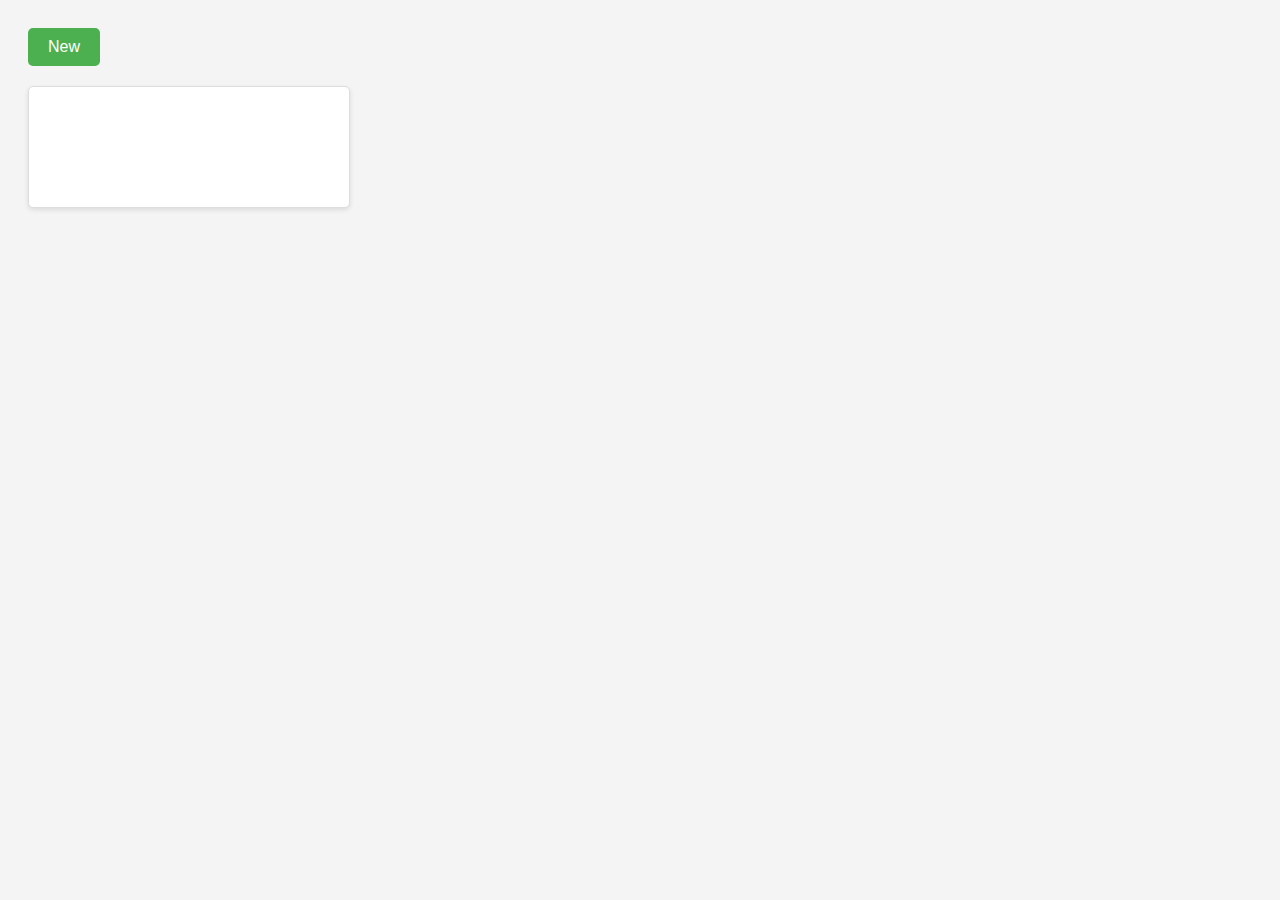
<file: cell03/ex03/index.html>
<!DOCTYPE html>
<html lang="en">

<head>
    <meta charset="UTF-8">
    <meta name="viewport" content="width=device-width, initial-scale=1.0">
    <title>3-3</title>
    <style>
        body {
            font-family: Arial, sans-serif;
            padding: 20px;
            background-color: #f4f4f4;
        }

        /* ปุ่ม New */
        button#newBtn {
            padding: 10px 20px;
            font-size: 16px;
            cursor: pointer;
            background-color: #4CAF50;
            color: white;
            border: none;
            border-radius: 5px;
            margin-bottom: 20px;
        }

        button#newBtn:hover {
            background-color: #45a049;
        }

        /* กล่องรายการ To Do (ft_list) */
        #ft_list {
            background-color: white;
            border: 1px solid #ddd;
            border-radius: 5px;
            padding: 10px;
            width: 300px;
            min-height: 100px;
            box-shadow: 0 2px 5px rgba(0, 0, 0, 0.1);
        }

        /* แต่ละรายการ To Do */
        #ft_list div {
            background-color: #fff;
            border-bottom: 1px solid #eee;
            padding: 15px;
            cursor: pointer;
            /* เมาส์เปลี่ยนเป็นรูปมือ */
            transition: background-color 0.2s;
        }

        /* ตัวสุดท้ายไม่ต้องมีเส้นขีด */
        #ft_list div:last-child {
            border-bottom: none;
        }

        /* เมื่อเอาเมาส์ชี้ (Hover) ให้เปลี่ยนสีเพื่อสื่อว่าจะลบได้ */
        #ft_list div:hover {
            background-color: #ffdddd;
            /* สีแดงอ่อน */
            color: #d32f2f;
        }
    </style>
    </style>
</head>

<body>

    <button id="newBtn">New</button>

    <div id="ft_list"></div>

    <script src="todo.js"></script>
</body>

</html>
</file>
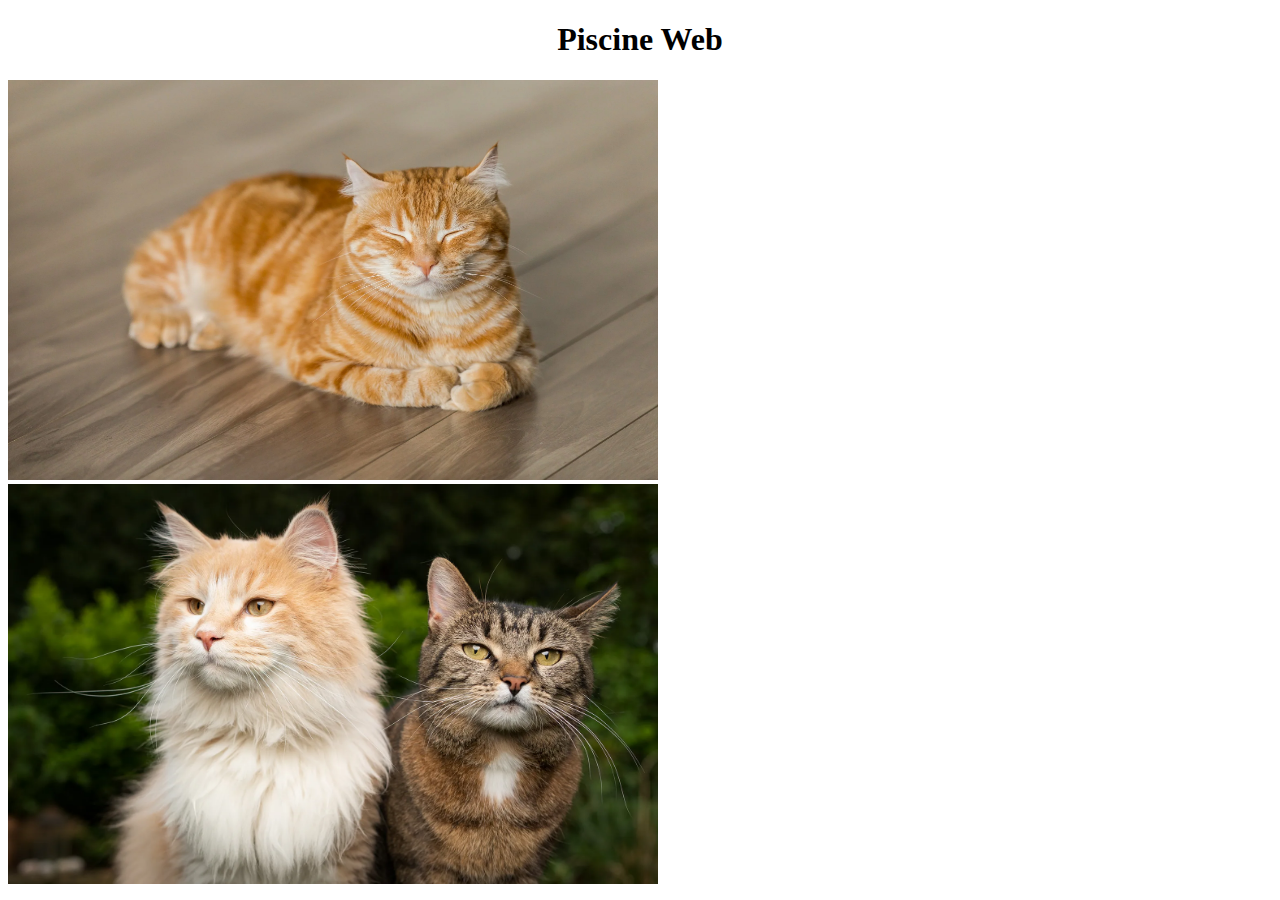
<file: cell01/ex02/piscineweb2.html>
<!DOCTYPE html>
<html lang="en">
<head>
    <meta charset="UTF-8">
    <meta name="viewport" content="width=device-width, initial-scale=1.0">
    <title>Document</title>
    <style>
        img{
            width: 650px;
            height: 400px;
        }
    </style>
</head>
<body>
    <h1 style="text-align: center;">Piscine Web</h1>
    <img src="cat1.png">
    <img src="cat2.png">
    
</body>
</html>
</file>
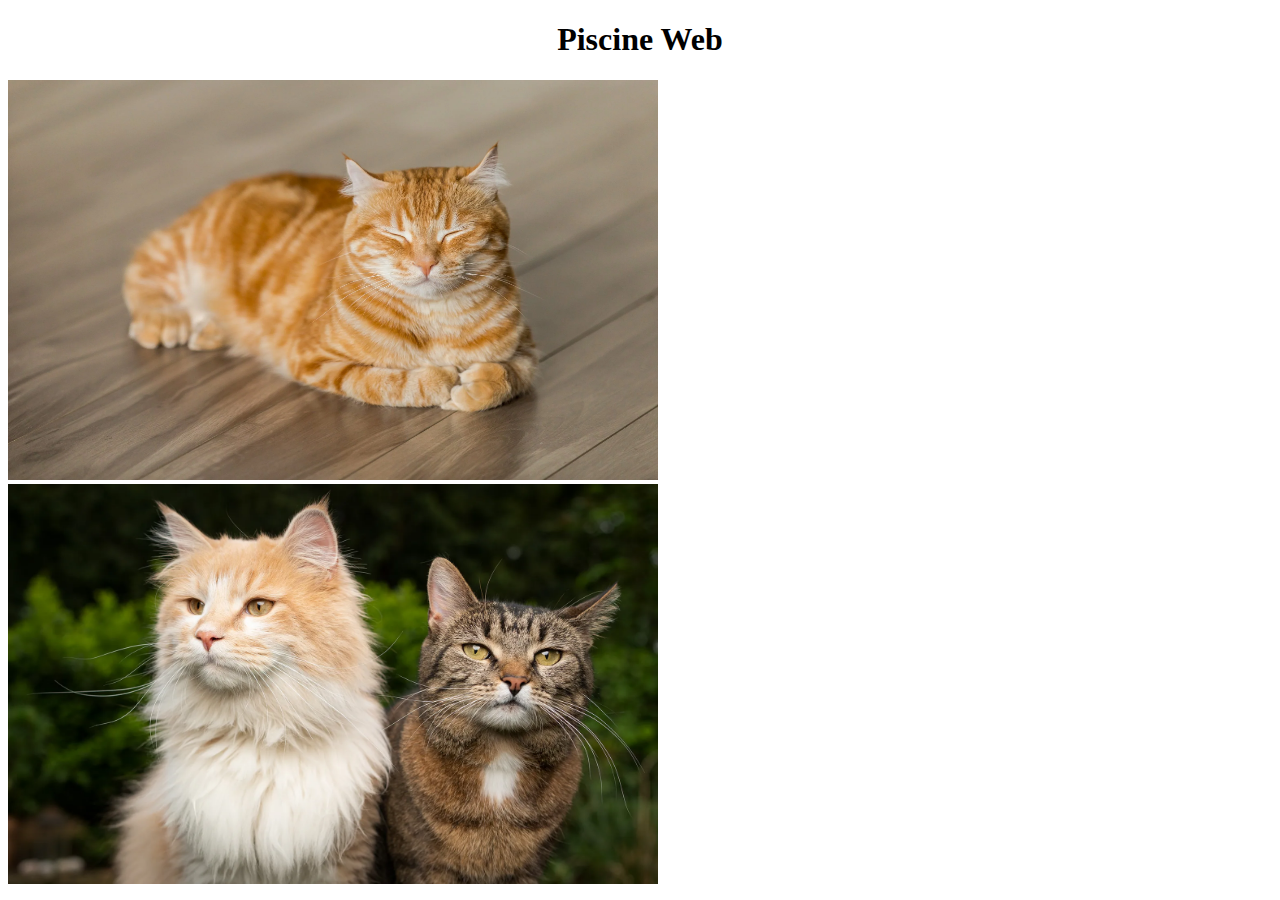
<file: cell01/ex03/piscineweb2.html>
<!DOCTYPE html>
<html lang="en">
<head>
    <meta charset="UTF-8">
    <meta name="viewport" content="width=device-width, initial-scale=1.0">
    <title>Document</title>
    <style>
        img{
            width: 650px;
            height: 400px;
        }
    </style>
</head>
<body>
    <h1 style="text-align: center;">Piscine Web</h1>
    <a href="https://youtu.be/INscMGmhmX4?si=hnFcG_K1uFX-2Ce5"><img src="cat1.png"></a>
    <img src="cat2.png">
    
</body>
</html>
</file>
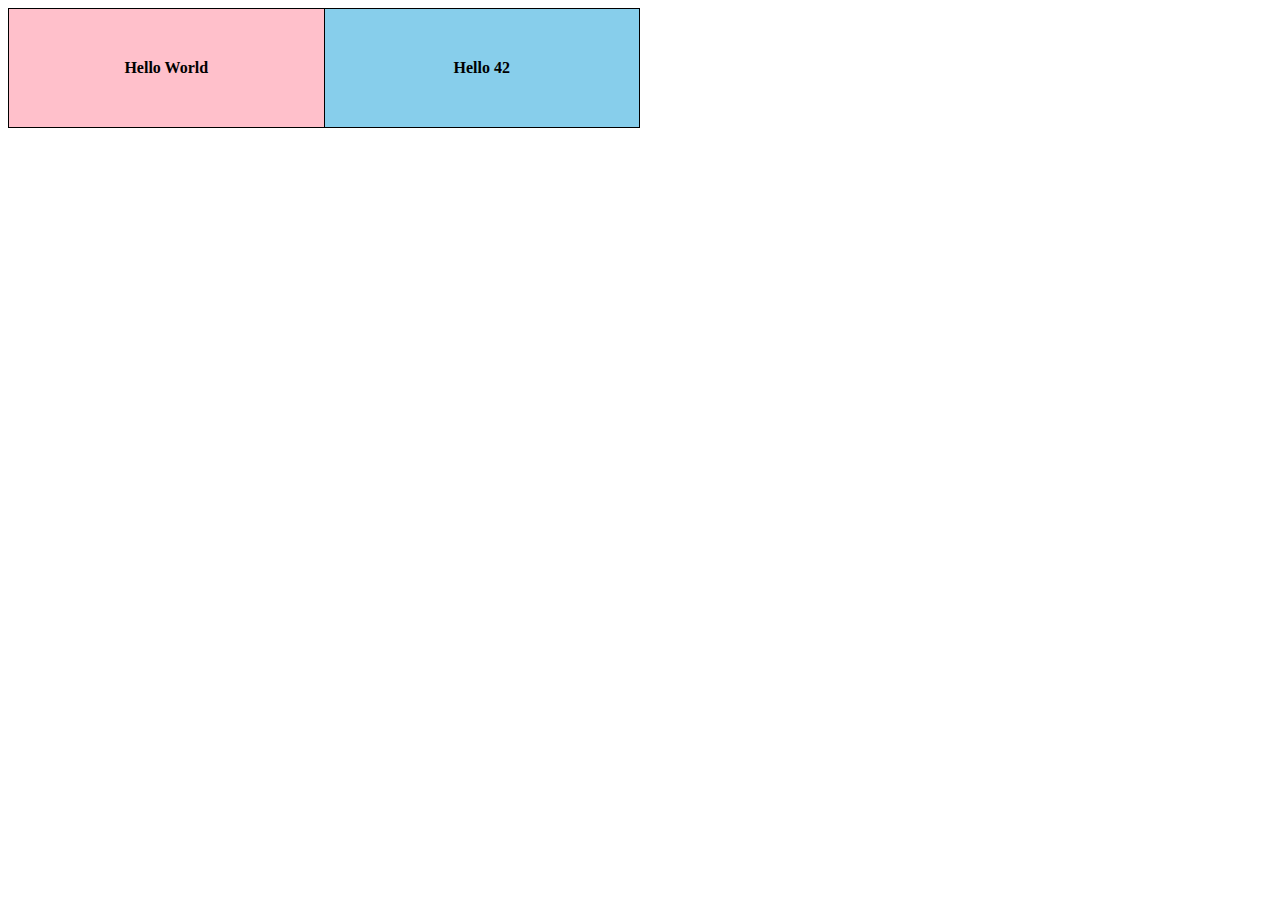
<file: cell01/ex05/tab.html>
<!DOCTYPE html>
<html lang="en">
<head>
    <meta charset="UTF-8">
    <meta name="viewport" content="width=device-width, initial-scale=1.0">
    <title>Document</title>
    <style>
        table,th,tr {
            border-collapse: collapse;
            border: solid 1px black;
            width: 50%;
            padding: 50px;
        }
        .div1 {
            background-color: pink;
        }
        .div2 {
            background-color: skyblue;
        }
    </style>
</head>
<body>
    <table>
        <tr>
            <th class="div1">Hello World</th>
            <th class="div2">Hello 42</th>
        </tr>
    </table>
</body>
</html>
</file>
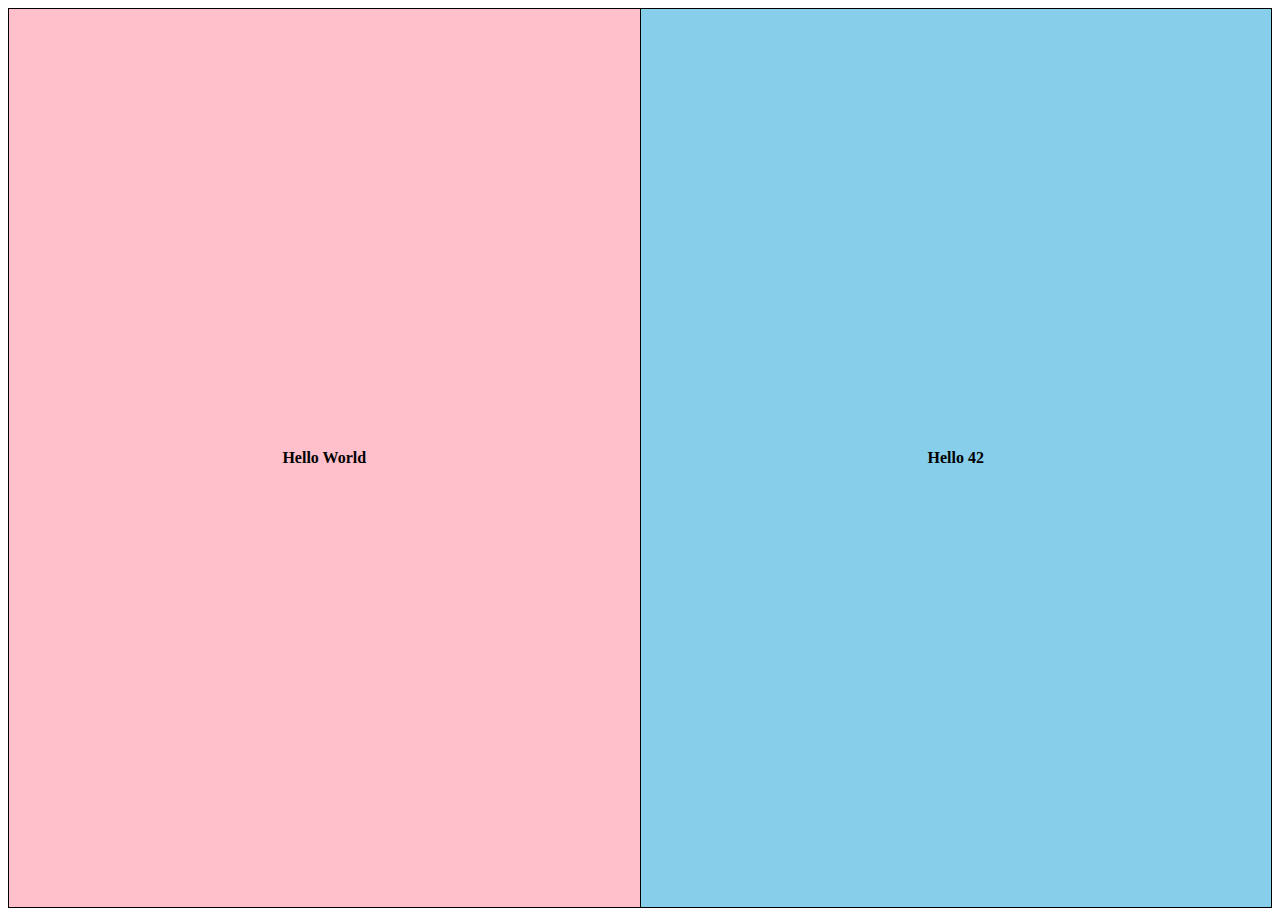
<file: cell01/ex06/responsive.html>
<!DOCTYPE html>
<html lang="en">
<head>
    <meta charset="UTF-8">
    <meta name="viewport" content="width=device-width, initial-scale=1.0">
    <title>Document</title>
    <style>
        table,th,tr {
            border-collapse: collapse;
            border: solid 1px black;
            width: 50%;
            padding: 50px;
        }
        table{
            width: 100%;
            height: 100vh;
        }
        .div1 {
            background-color: pink;
        }
        .div2 {
            background-color: skyblue;
        }
    </style>
</head>
<body>
    <table>
        <tr>
            <th class="div1">Hello World</th>
            <th class="div2">Hello 42</th>
        </tr>
    </table>
</body>
</html>
</file>
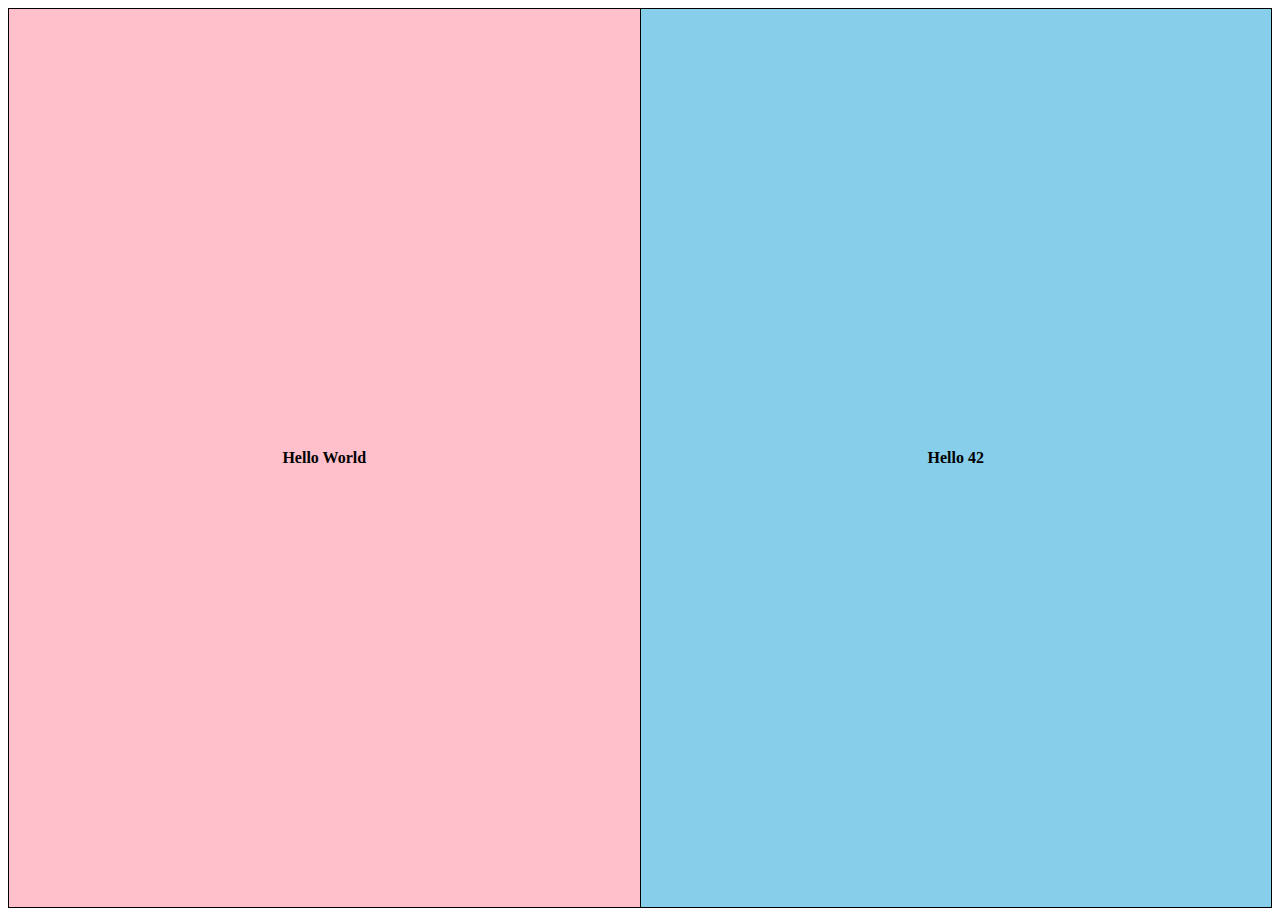
<file: cell02/ex00/responsive.html>
<!DOCTYPE html>
<html lang="en">
<head>
    <meta charset="UTF-8">
    <meta name="viewport" content="width=device-width, initial-scale=1.0">
    <title>Document</title>
    <link rel="stylesheet" href="responsive.css">
</head>
<body>
    <table>
        <tr>
            <th class="div1">Hello World</th>
            <th class="div2">Hello 42</th>
        </tr>
    </table>
</body>
</html>
</file>
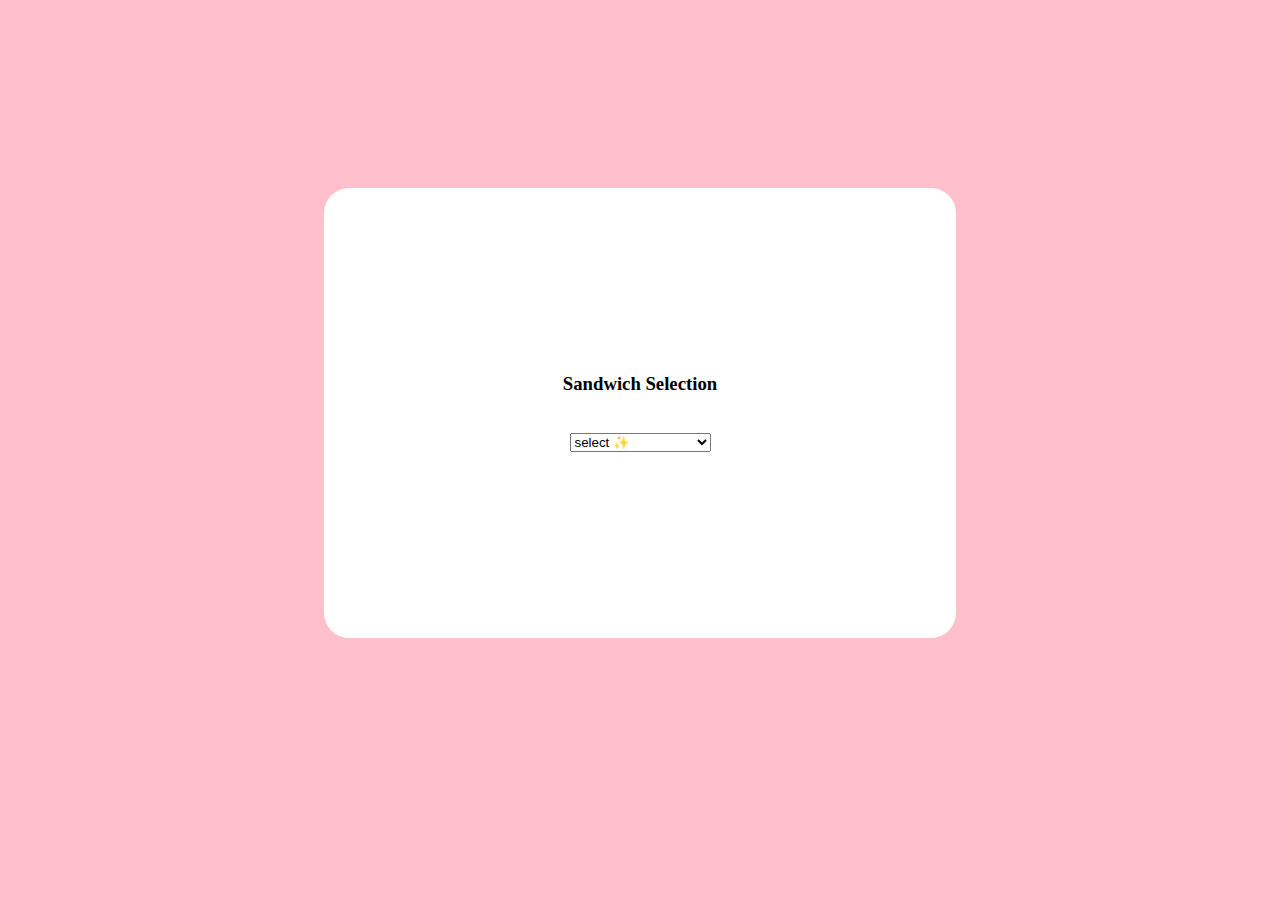
<file: cell02/ex01/menu.html>
<!DOCTYPE html>
<html lang="en">

<head>
    <meta charset="UTF-8">
    <meta name="viewport" content="width=device-width, initial-scale=1.0">
    <title>2-1</title>
    <link href="menu.css" rel="stylesheet">
</head>

<body>
    <div class="container">
        <h3>Sandwich Selection</h3>
        <div class="dropdown">
            <select name="cars" id="cars">
                <option value="select">select ✨</option>
                <option value="ham">🥪 Ham & Cheese</option>
                <option value="tu">🥪 Tuna & Sweet</option>
                <option value="veg">🥪 Veggie Delight</option>
                <option value="sal">🥪 Smoked Salmon</option>
            </select>
        </div>
    </div>
</body>

</html>
</file>
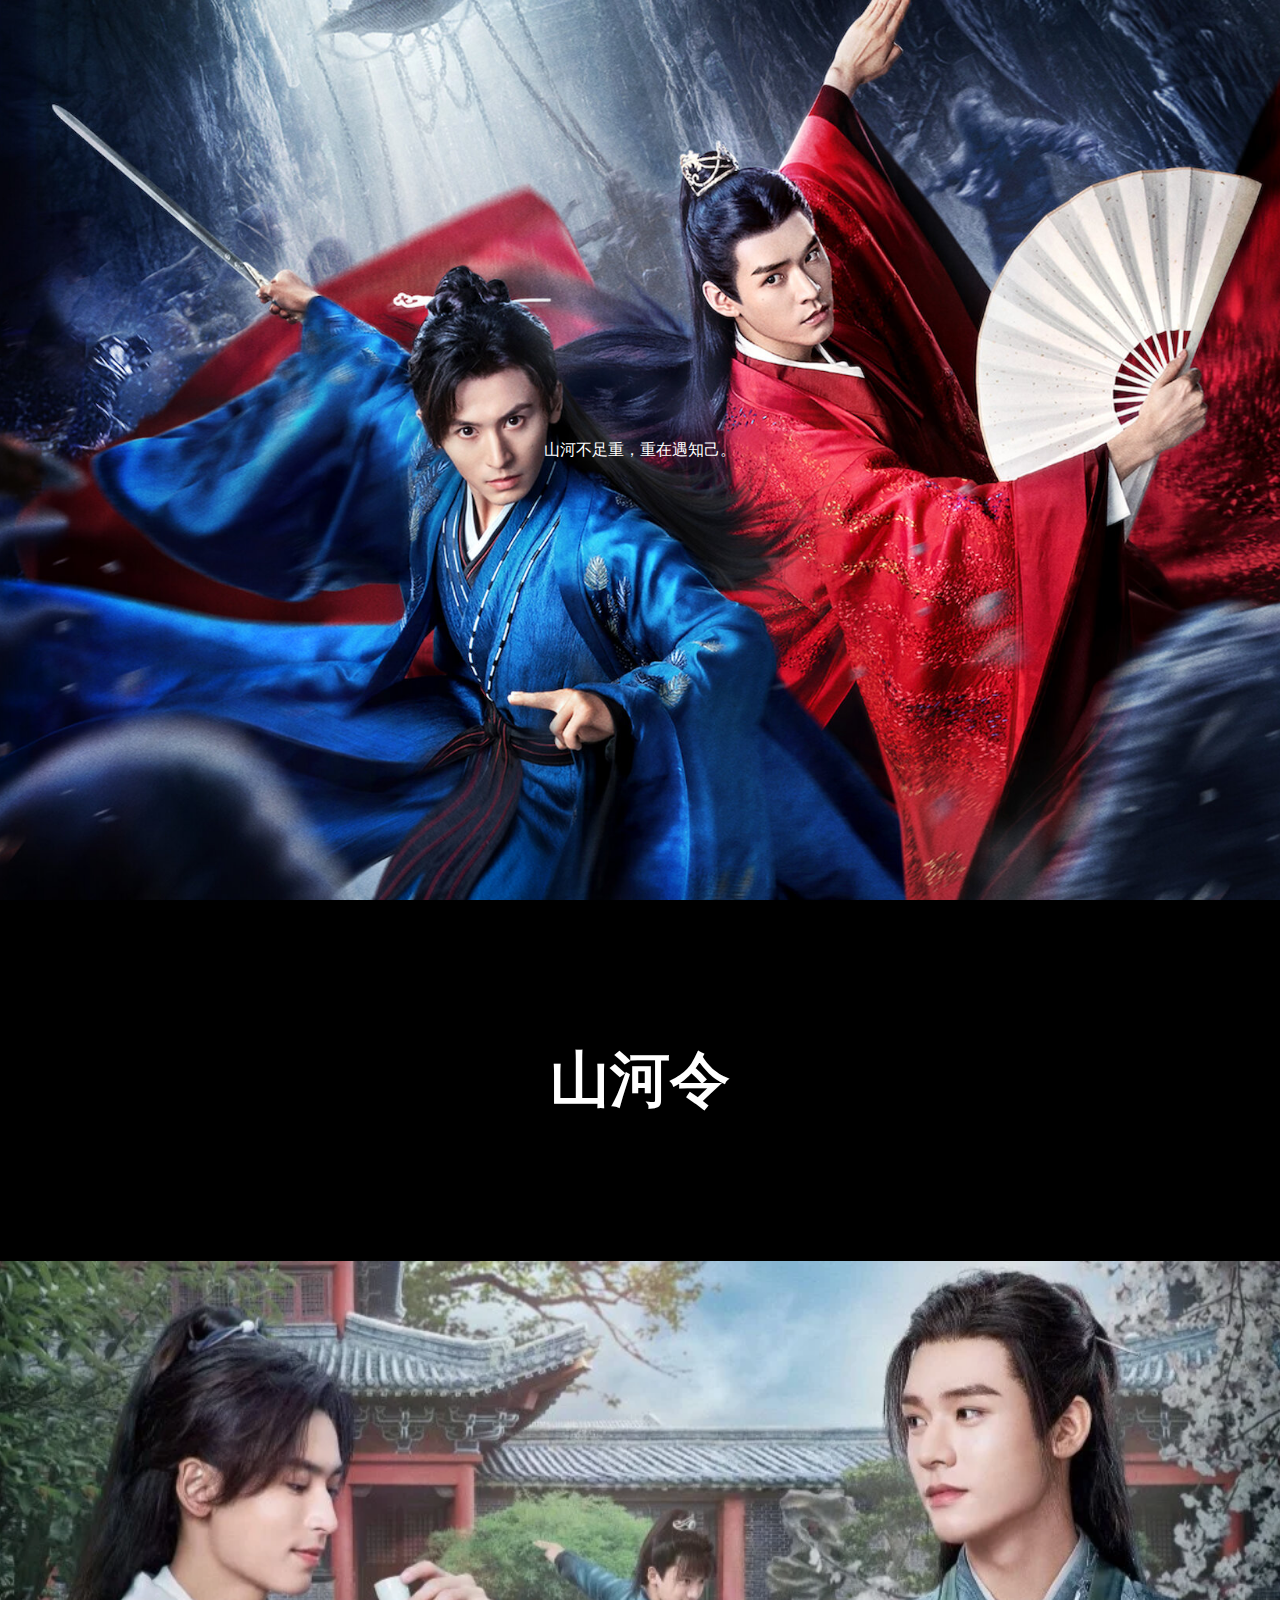
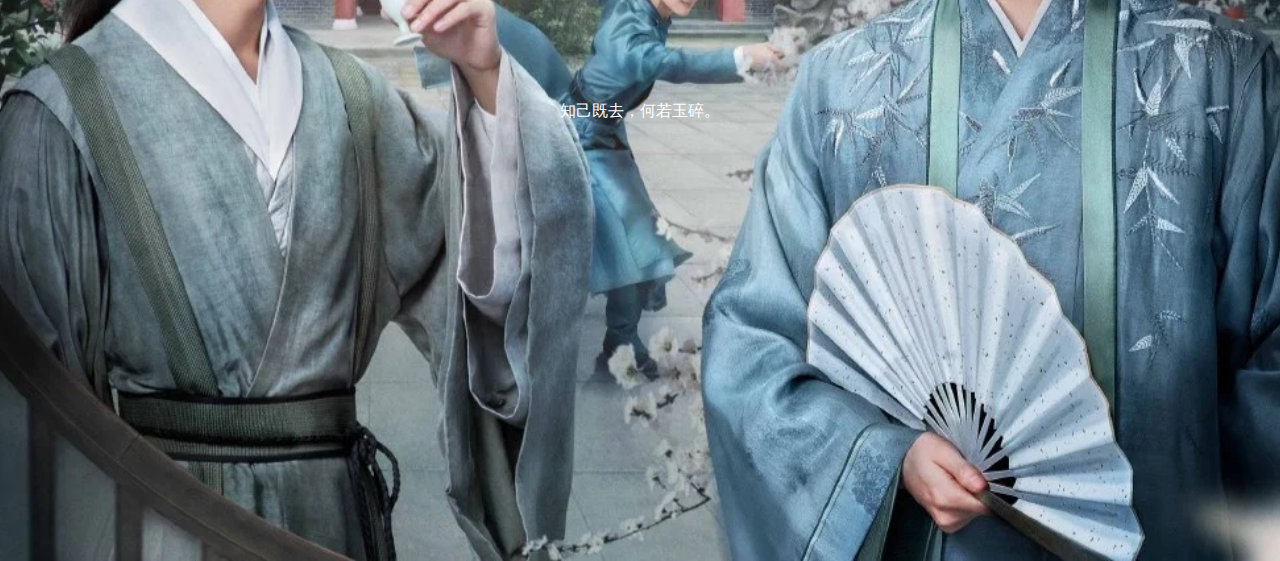
<file: cell02/ex02/parallax.html>
<!DOCTYPE html>
<html lang="en">
<head>
    <meta charset="UTF-8">
    <meta name="viewport" content="width=device-width, initial-scale=1.0">
    <title>2-2</title>
    <link href="parallax.css" rel="stylesheet">
</head>
<body>
    <div class="parallax img1">
        <div class="caption">山河不足重，重在遇知己。</div>
    </div>

    <div class="block">
        <h1>山河令</h1>
    </div>

    <div class="parallax img2">
        <div class="caption">知己既去，何若玉碎。</div>
    </div>
</body>
</html>
</file>
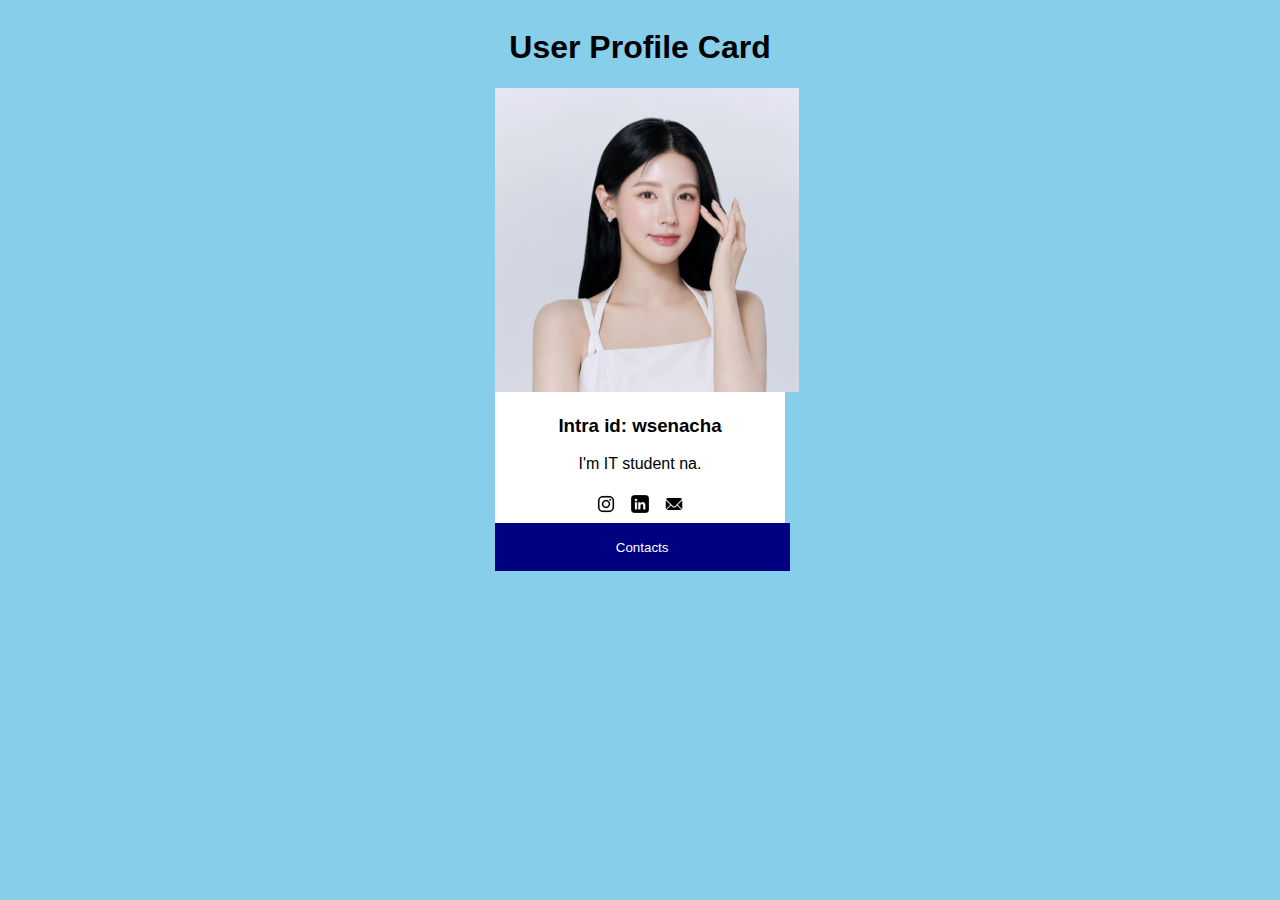
<file: cell02/ex03/card.html>
<!DOCTYPE html>
<html lang="en">

<head>
    <meta charset="UTF-8">
    <meta name="viewport" content="width=device-width, initial-scale=1.0">
    <title>2-3</title>
    <link href="card.css" rel="stylesheet">
</head>

<body>
    <h1>User Profile Card</h1>
    <div class="content">
        <img class="pfpic" src="miyeon.jpg">
        <h3>Intra id: wsenacha</h3>
        <p>I'm IT student na.</p>
        <div class="pic">
            <img class="icon" src="ig.jpg">
            <img class="icon" src="inkedin icon free vector.jpg">
            <img class="icon" src="email.jpg">
        </div>
        <button>Contacts</button>
    </div>
</body>

</html>
</file>
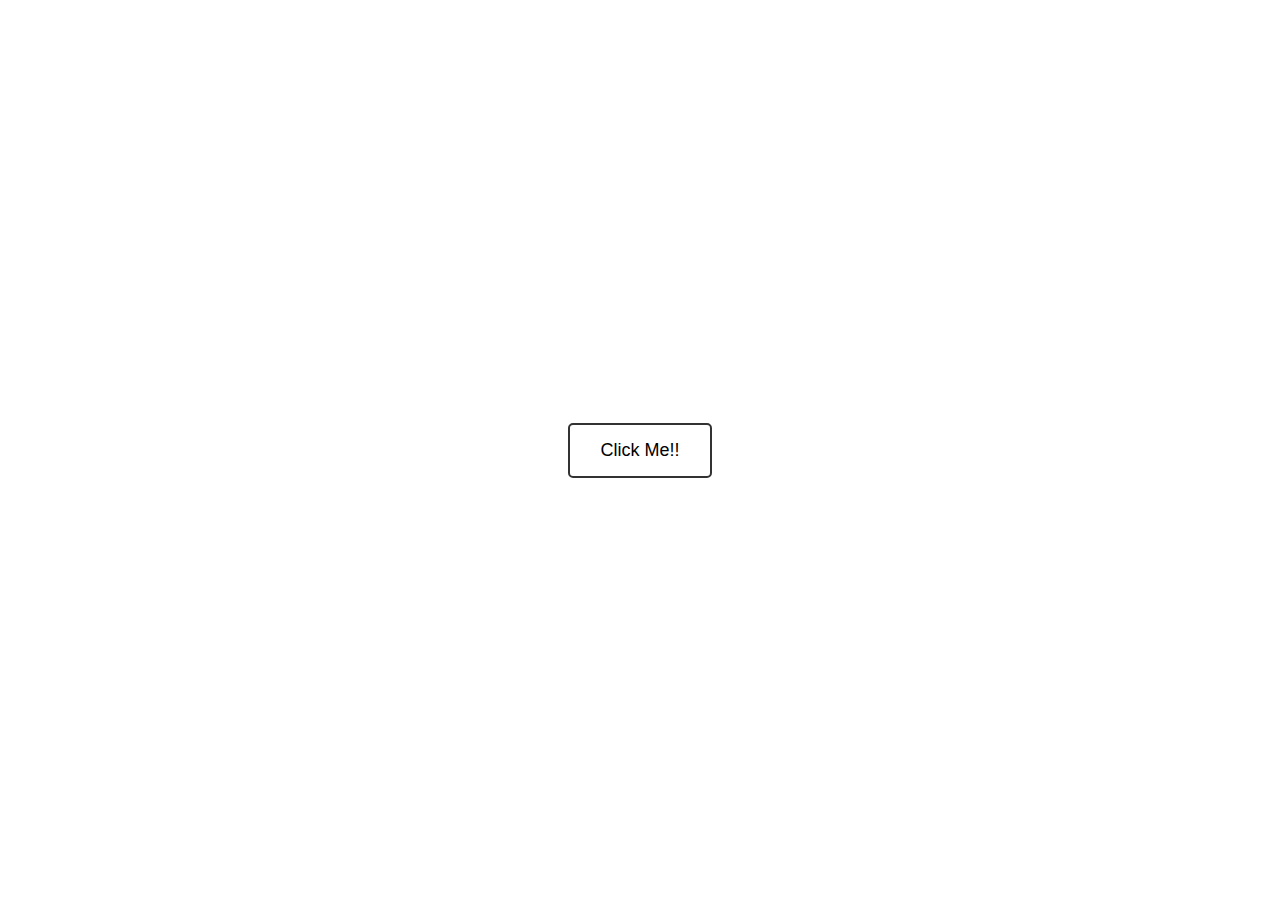
<file: cell03/ex00/backgroound.html>
<!DOCTYPE html>
<html lang="en">

<head>
    <meta charset="UTF-8">
    <meta name="viewport" content="width=device-width, initial-scale=1.0">
    <title>3-0</title>
    <link href="backgroound.css" rel="stylesheet">
</head>

<body>
    <button id="btn">Click Me!!</button>
    <script>
        const button = document.getElementById('btn');

        function getRandomInt() {
            return Math.floor(Math.random() * 256);
        }

        function changeBackgroundColor() {
            const r = getRandomInt();
            const g = getRandomInt();
            const b = getRandomInt();
            const randomColor = 'rgb(' + r + ',' + g + ',' + b + ')';

            document.body.style.backgroundColor = randomColor;
        }
        button.addEventListener('click', changeBackgroundColor);
    </script>
</body>

</html>
</file>
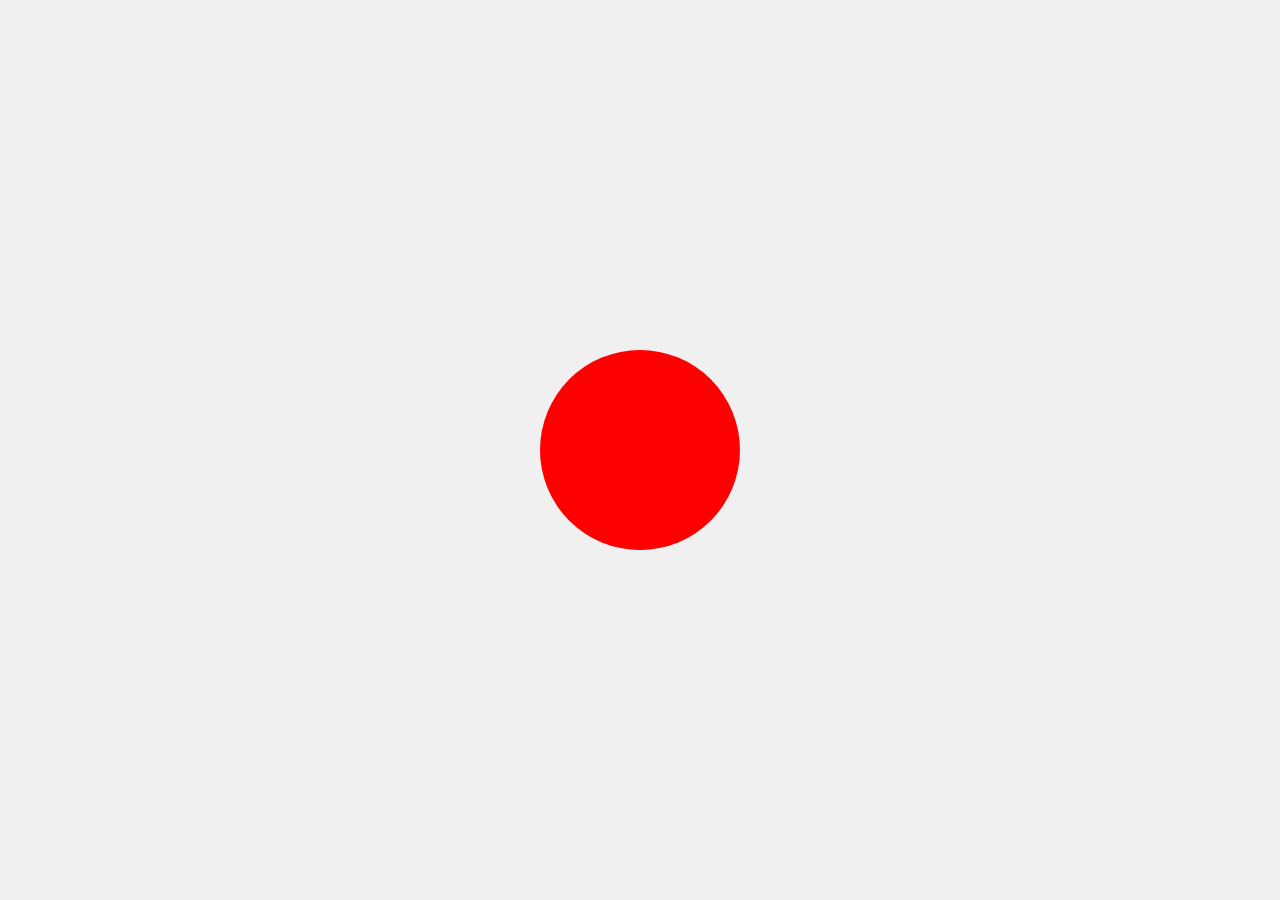
<file: cell03/ex01/balloon.html>
<!DOCTYPE html>
<html lang="en">
<head>
    <meta charset="UTF-8">
    <meta name="viewport" content="width=device-width, initial-scale=1.0">
    <title>3-1</title>
    <style>
        body {
            display: flex;
            justify-content: center;
            align-items: center;
            height: 100vh;
            margin: 0;
            background-color: #f0f0f0; 
        }

        #balloon {
            width: 200px;
            height: 200px;
            background-color: red;
            border-radius: 50%; 
            cursor: pointer;
            transition: all 0.2s ease; 
        }
    </style>
</head>
<body>

    <div id="balloon"></div>

    <script>
        const balloon = document.getElementById('balloon');
        
        let size = 200;
        let colorIndex = 0;
        const colors = ['red', 'green', 'blue' , 'black'];

        function updateBalloon() {
            balloon.style.width = size + 'px';
            balloon.style.height = size + 'px';
            balloon.style.backgroundColor = colors[colorIndex];
        }

        balloon.addEventListener('click', () => {
            size += 10;
            
            if (size > 420) {
                size = 200;
                colorIndex = 0;
            } else {
                colorIndex++;
                if (colorIndex > 2) {
                    colorIndex = 0;
                }
            }

            updateBalloon();
        });

        balloon.addEventListener('mouseleave', () => {
            size -= 5;
            if (size < 200) {
                size = 200;
            }

            colorIndex--;
            if (colorIndex < 0) {
                colorIndex = 2;
            }

            updateBalloon();
        });
    </script>
</body>
</html>
</file>
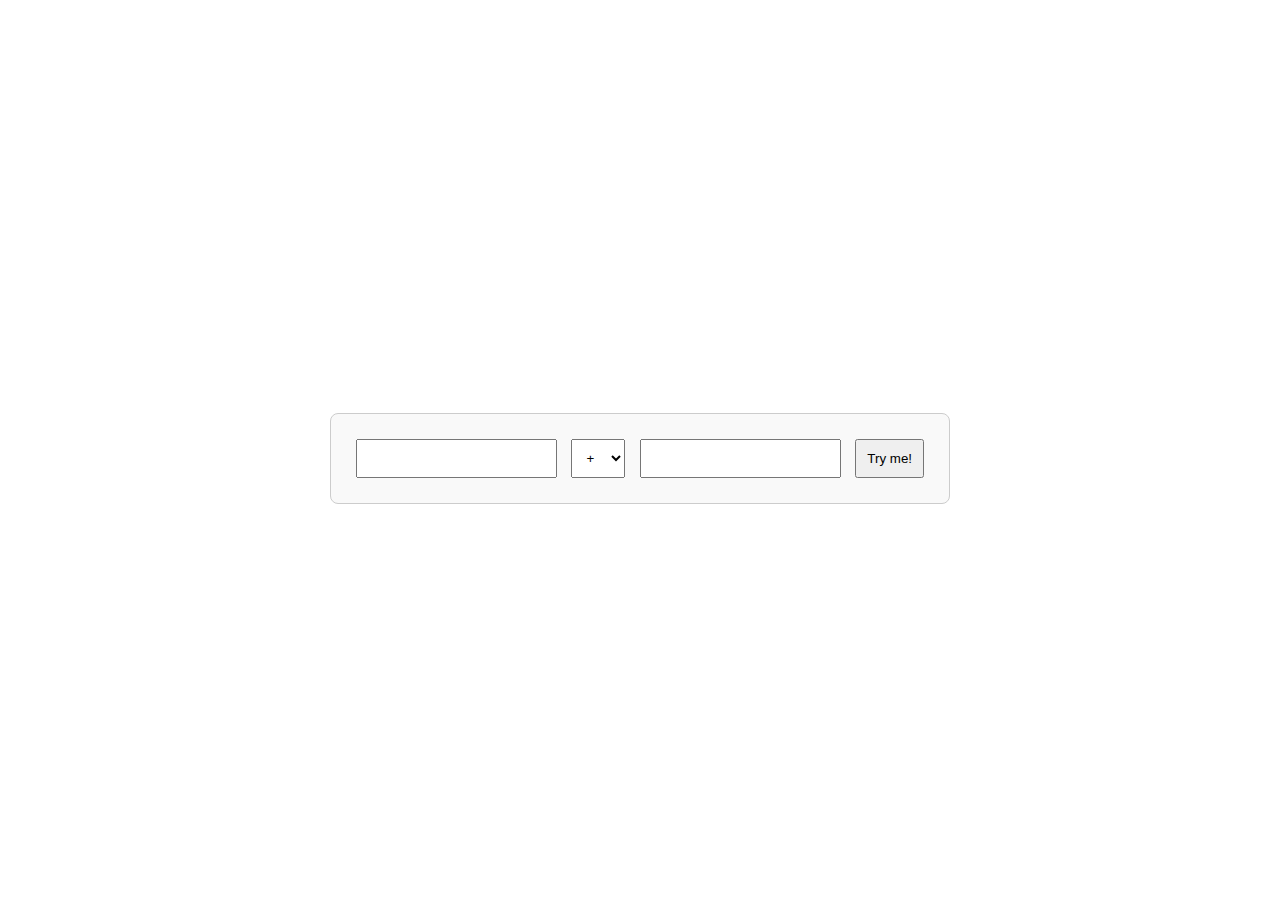
<file: cell03/ex02/calc.html>
<!DOCTYPE html>
<html lang="en">
<head>
    <meta charset="UTF-8">
    <meta name="viewport" content="width=device-width, initial-scale=1.0">
    <title>3-2</title>
    <style>
        body {
            display: flex;
            justify-content: center;
            align-items: center;
            height: 100vh;
            font-family: Arial, sans-serif;
        }
        .container {
            padding: 20px;
            border: 1px solid #ccc;
            border-radius: 8px;
            background: #f9f9f9;
        }
        input, select, input[type="submit"] {
            margin: 5px;
            padding: 10px;
        }
    </style>
</head>
<body>

    <div class="container">
        <input type="text" id="leftMember">
        
        <select id="operator">
            <option value="+">+</option>
            <option value="-">-</option>
            <option value="*">*</option>
            <option value="/">/</option>
            <option value="%">%</option>
        </select>
        
        <input type="text" id="rightMember">
        
        <input type="submit" id="submitBtn" value="Try me!">
    </div>

    <script>
        setInterval(() => {
            alert('Please, use me...');
        }, 30000);

        const calculate = () => {
            const leftInput = document.getElementById('leftMember').value;
            const rightInput = document.getElementById('rightMember').value;
            const operator = document.getElementById('operator').value;

            const isPosInt = (str) => {
                const num = Number(str);
                return !isNaN(num) && Number.isInteger(num) && num >= 0 && str.trim() !== '';
            };

            if (!isPosInt(leftInput) || !isPosInt(rightInput)) {
                alert('Error :(');
                console.log('Error :(');
                return;
            }

            const l = parseInt(leftInput);
            const r = parseInt(rightInput);
            let result;

            if ((operator === '/' || operator === '%') && r === 0) {
                const msg = "It's over 9000!";
                alert(msg);
                console.log(msg);
                return;
            }

            switch (operator) {
                case '+': result = l + r; break;
                case '-': result = l - r; break;
                case '*': result = l * r; break;
                case '/': result = l / r; break;
                case '%': result = l % r; break;
            }

            alert(result);
            console.log(result);
        };

        document.getElementById('submitBtn').addEventListener('click', calculate);
    </script>
</body>
</html>
</file>
<file: cell02/ex00/responsive.css>
table,
th,
tr {
    border-collapse: collapse;
    border: solid 1px black;
    width: 50%;
    padding: 50px;
}

table {
    width: 100%;
    height: 100vh;
}

.div1 {
    background-color: pink;
}

.div2 {
    background-color: skyblue;
}
</file>
<file: cell02/ex01/menu.css>
body {
    display: flex;
    justify-content: center;
    background-color: pink;
}

.container {
    margin: 20vh;
    text-align: center;
    border-radius: 25px;
    background-color: white;
    width: 50%;
    height: 50vh;
    display: flex;         
    flex-direction: column; 
    justify-content: center; 
    align-items: center; 
}
.dropdown {
    padding: 20px;
}
</file>
<file: cell02/ex02/parallax.css>
body, html {
    margin: 0;
    padding: 0;
    width: 100%;
}

.parallax {    
    height: 100vh;
    background-position: center;
    background-repeat: no-repeat;
    background-size: cover; 
    display: flex;
    justify-content: center;
    align-items: center;
}
.img1 {
    background-image: url('axu.jpg');
}
.img2 {
    background-image: url('Word-of-Honor山河令2021-00.png');
}
.block {
    background-color: black;
    color: white;
    padding: 100px 50px;
    text-align: center;
    margin: 0;
    font-size: 30px; 
}

.caption, .block p {
    margin: 0;
    color: white;
}
</file>
<file: cell02/ex03/card.css>
.pfpic{
    width: 304px;
}
.icon {
    width: 30px;
}
body {
    text-align: center;
    background-color: skyblue;
    font-family: 'Lucida Sans', 'Lucida Sans Regular', 'Lucida Grande', 'Lucida Sans Unicode', Geneva, Verdana, sans-serif;
    display: flex;
    flex-direction: column;
    justify-content: center;
    align-items: center;
}
.content { 
    background-color: white;
    width: 23%;
    box-shadow: 10 10px 20px rgba(0, 0, 0, 0.15);
   
}
button{
    padding: 5% 41%;
    color: white;
    background-color: navy;
    border: solid 2px navy;
}
button:hover{
    background-color: rgb(1, 1, 96);
}
</file>
<file: cell03/ex00/backgroound.css>
body {
    display: flex;
    justify-content: center;
    align-items: center;
    height: 100vh;
    margin: 0;
    font-family: Arial, sans-serif;
}

button {
    padding: 15px 30px;
    font-size: 18px;
    cursor: pointer;
    border: 2px solid #333;
    background-color: white;
    border-radius: 5px;
}

button:active {
    transform: scale(0.98);
}
</file>
